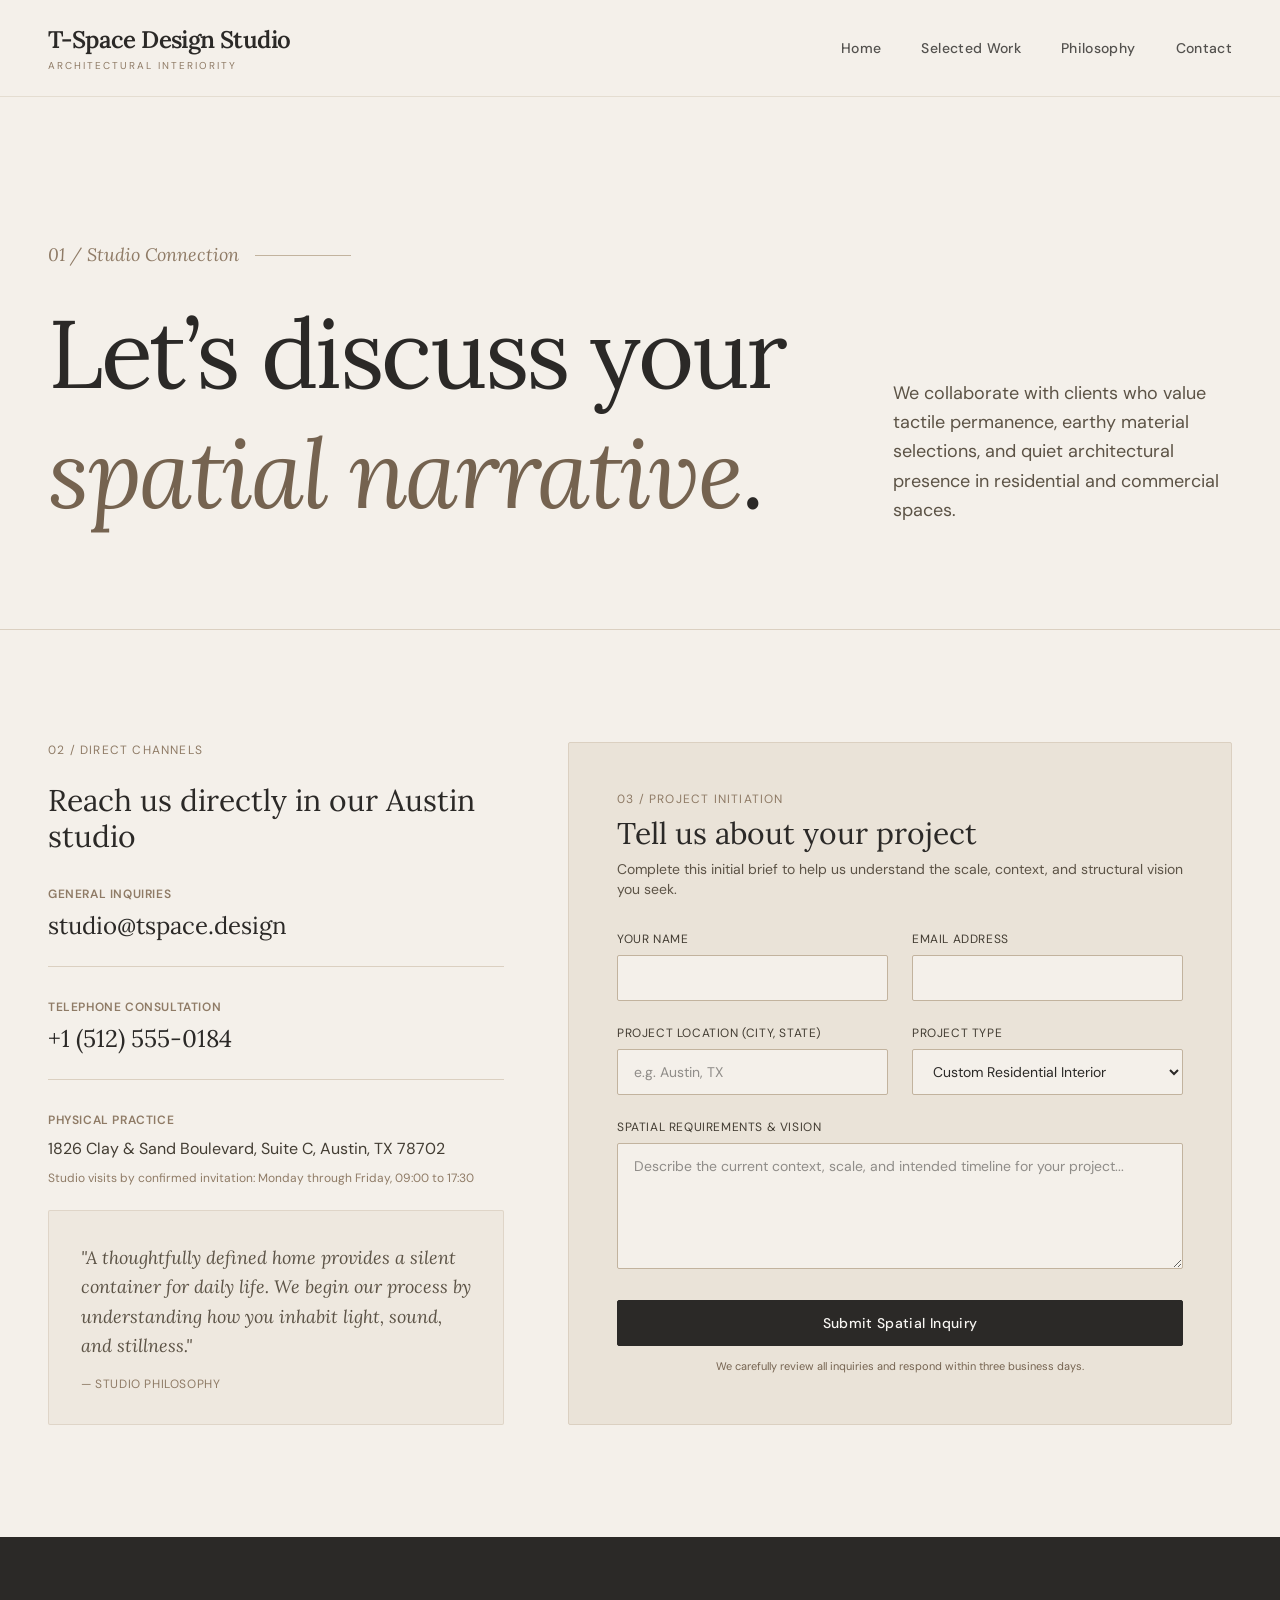
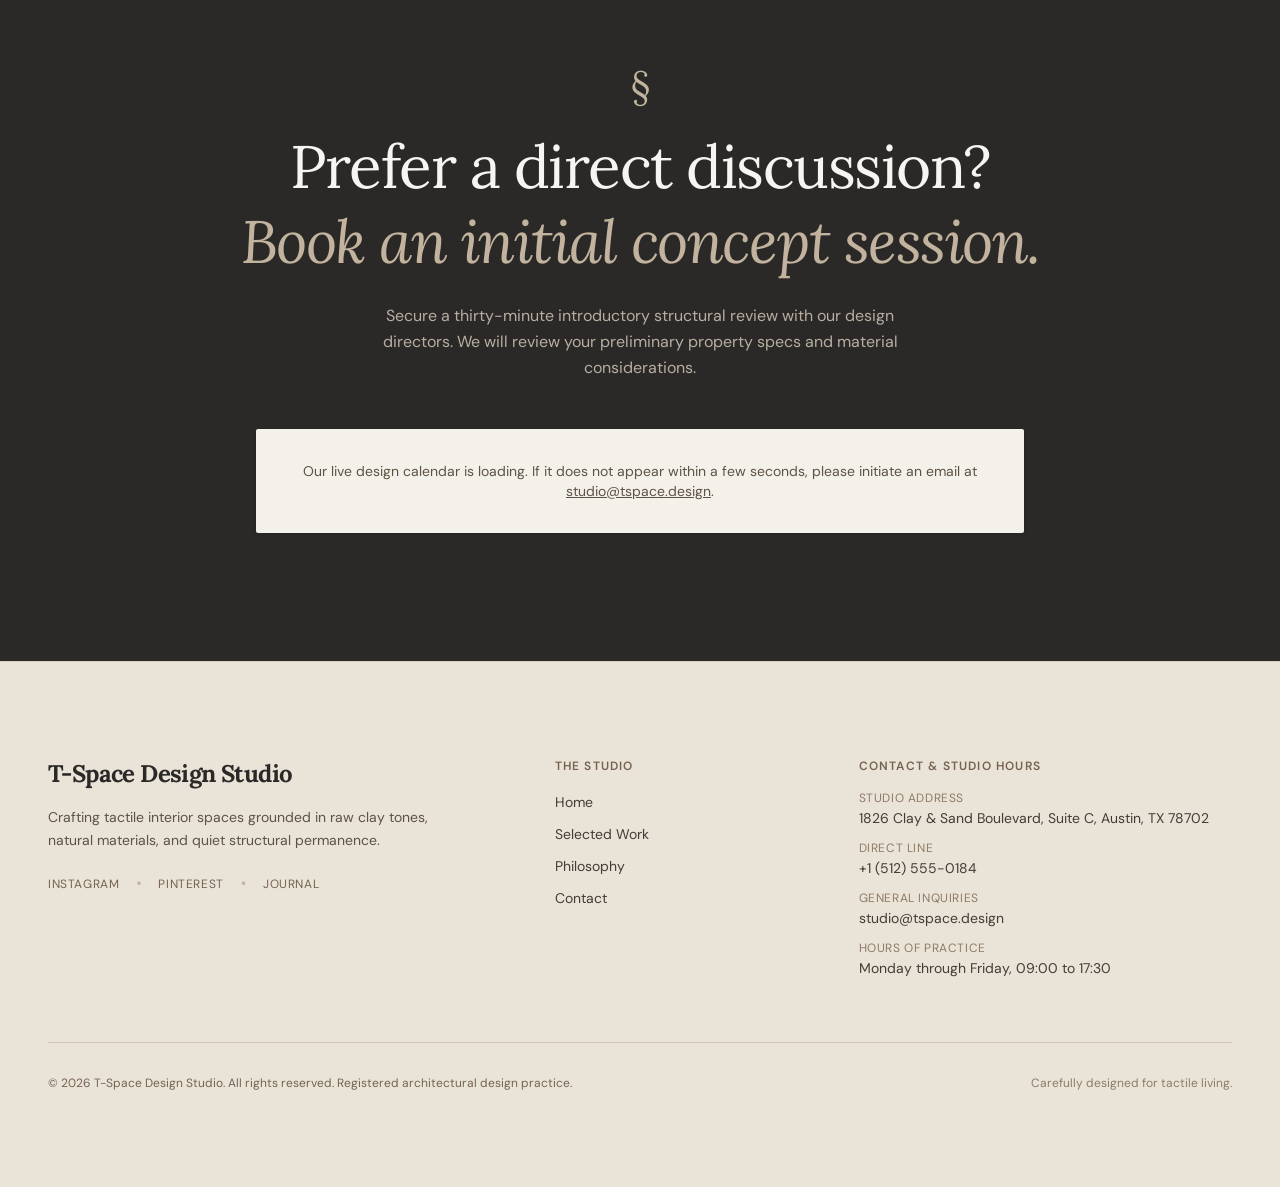
<file: contact.html>
<!DOCTYPE html>
<html lang="en">
<head>
<meta charset="utf-8">
<meta name="viewport" content="width=device-width, initial-scale=1">
<title>Contact the Studio — T-Space Design Studio</title>
<meta name="description" content="Get in touch to discuss new spatial and architectural projects with T-Space Design Studio. Start your custom residential or spatial journey with us.">
<link rel="canonical" href="https://t-space-2e9d.sites.tibly.ai/contact">
<meta property="og:type" content="website">
<meta property="og:url" content="https://t-space-2e9d.sites.tibly.ai/contact">
<meta property="og:site_name" content="T-Space Design Studio">
<meta property="og:title" content="Contact the Studio — T-Space Design Studio">
<meta property="og:description" content="Get in touch to discuss new spatial and architectural projects with T-Space Design Studio. Start your custom residential or spatial journey with us.">
<meta name="twitter:card" content="summary_large_image">
<link rel="icon" href="/favicon.svg" type="image/svg+xml">
<link rel="preconnect" href="https://fonts.googleapis.com">
<link rel="preconnect" href="https://fonts.gstatic.com" crossorigin>
<link href="https://fonts.googleapis.com/css2?family=DM+Sans:ital,opsz,wght@0,9..40,100..1000;1,9..40,100..1000&family=Lora:ital,wght@0,400..700;1,400..700&display=swap" rel="stylesheet">
<link rel="stylesheet" href="/styles.css">
</head>
<body>
<!-- block:header -->
<header class="w-full bg-[#F4F0EA] border-b border-brand-200/60 sticky top-0 z-50">
  <div class="max-w-7xl mx-auto px-6 md:px-12 h-24 flex items-center justify-between">
    <a href="/" class="group flex flex-col gap-0.5">
      <span class="font-display text-xl md:text-2xl font-semibold tracking-tight text-ink" data-tibly-field="business-name">T-Space Design Studio</span>
      <span class="font-body text-[10px] tracking-[0.2em] uppercase text-brand-500 group-hover:text-ink transition-colors duration-300">Architectural Interiority</span>
    </a>
    
    <nav class="hidden md:flex items-center gap-10">
      <a href="/" class="font-body text-sm font-medium tracking-wide text-ink/80 hover:text-ink transition-colors duration-200 relative py-1 after:absolute after:bottom-0 after:left-0 after:w-full after:h-[1px] after:bg-ink after:origin-right after:scale-x-0 hover:after:scale-x-100 hover:after:origin-left after:transition-transform after:duration-300">Home</a>
      <a href="/work" class="font-body text-sm font-medium tracking-wide text-ink/80 hover:text-ink transition-colors duration-200 relative py-1 after:absolute after:bottom-0 after:left-0 after:w-full after:h-[1px] after:bg-ink after:origin-right after:scale-x-0 hover:after:scale-x-100 hover:after:origin-left after:transition-transform after:duration-300">Selected Work</a>
      <a href="/philosophy" class="font-body text-sm font-medium tracking-wide text-ink/80 hover:text-ink transition-colors duration-200 relative py-1 after:absolute after:bottom-0 after:left-0 after:w-full after:h-[1px] after:bg-ink after:origin-right after:scale-x-0 hover:after:scale-x-100 hover:after:origin-left after:transition-transform after:duration-300">Philosophy</a>
      <a href="/contact" class="font-body text-sm font-medium tracking-wide text-ink/80 hover:text-ink transition-colors duration-200 relative py-1 after:absolute after:bottom-0 after:left-0 after:w-full after:h-[1px] after:bg-ink after:origin-right after:scale-x-0 hover:after:scale-x-100 hover:after:origin-left after:transition-transform after:duration-300">Contact</a>
    </nav>

    <!-- Mobile Menu Trigger (Simple styling, acts as link to contact for direct path on mobile) -->
    <a href="/contact" class="md:hidden font-body text-xs font-semibold tracking-wider uppercase border border-brand-900/30 px-4 py-2 hover:bg-brand-900 hover:text-brand-50 transition-colors duration-300 rounded-sm">
      Inquire
    </a>
  </div>
</header>
<!-- /block:header -->
<!-- block:statement-hero -->
<section class="relative bg-[#F4F0EA] pt-24 pb-16 md:pt-36 md:pb-24 border-b border-brand-200" data-block="statement-hero">
  <div class="max-w-7xl mx-auto px-6 md:px-12">
    <div class="grid grid-cols-1 lg:grid-cols-12 gap-8 lg:gap-12 items-end">
      
      <!-- Over-sized Editorial Headline & Number System -->
      <div class="lg:col-span-8">
        <div class="flex items-center gap-4 mb-6">
          <span class="font-display text-lg italic text-brand-500">01 / Studio Connection</span>
          <div class="h-[1px] bg-brand-300 flex-grow max-w-24"></div>
        </div>
        <h1 class="font-display text-5xl md:text-7xl lg:text-8xl font-normal leading-tight tracking-tight text-ink">
          Let’s discuss your <span class="italic text-brand-600">spatial narrative</span>.
        </h1>
      </div>

      <!-- Studio Coordinates Summary -->
      <div class="lg:col-span-4 lg:pl-6 pb-2">
        <p class="font-body text-base md:text-lg leading-relaxed text-brand-700 max-w-sm">
          We collaborate with clients who value tactile permanence, earthy material selections, and quiet architectural presence in residential and commercial spaces.
        </p>
      </div>

    </div>
  </div>
</section>
<!-- /block:statement-hero -->
<!-- block:longform-intro -->
<section class="bg-[#F4F0EA] py-16 md:py-28" data-block="longform-intro">
  <div class="max-w-7xl mx-auto px-6 md:px-12">
    <!-- Asymmetric Grid Split -->
    <div class="grid grid-cols-1 lg:grid-cols-12 gap-12 lg:gap-16">
      
      <!-- Column 1: Direct Channels & Visual Anchor -->
      <div class="lg:col-span-5 flex flex-col justify-between">
        <div>
          <div class="flex items-center gap-3 mb-6">
            <span class="font-body text-xs uppercase tracking-widest text-brand-500">02 / Direct Channels</span>
          </div>
          <h2 class="font-display text-3xl font-normal text-ink mb-8">Reach us directly in our Austin studio</h2>
          
          <div class="space-y-8">
            <div class="border-b border-brand-200 pb-6">
              <h3 class="font-body text-xs font-semibold uppercase tracking-wider text-brand-500 mb-2">General inquiries</h3>
              <a href="mailto:studio@tspace.design" class="font-display text-2xl text-ink hover:text-brand-500 transition-colors duration-300" data-tibly-field="email">studio@tspace.design</a>
            </div>

            <div class="border-b border-brand-200 pb-6">
              <h3 class="font-body text-xs font-semibold uppercase tracking-wider text-brand-500 mb-2">Telephone consultation</h3>
              <a href="tel:+15125550184" class="font-display text-2xl text-ink hover:text-brand-500 transition-colors duration-300" data-tibly-field="phone">+1 (512) 555-0184</a>
            </div>

            <div class="pb-6">
              <h3 class="font-body text-xs font-semibold uppercase tracking-wider text-brand-500 mb-2">Physical practice</h3>
              <p class="font-body text-base text-brand-800 leading-relaxed" data-tibly-field="address">
                1826 Clay & Sand Boulevard, Suite C, Austin, TX 78702
              </p>
              <p class="font-body text-xs text-brand-500 mt-2" data-tibly-field="hours">
                Studio visits by confirmed invitation: Monday through Friday, 09:00 to 17:30
              </p>
            </div>
          </div>
        </div>

        <!-- Tactile Brand Quote / Image Frame -->
        <div class="mt-12 lg:mt-0 p-8 bg-brand-100/60 border border-brand-200/80 rounded-sm">
          <p class="font-display text-lg italic text-brand-700 leading-relaxed">
            "A thoughtfully defined home provides a silent container for daily life. We begin our process by understanding how you inhabit light, sound, and stillness."
          </p>
          <p class="font-body text-xs uppercase tracking-wider text-brand-500 mt-4">— Studio Philosophy</p>
        </div>
      </div>

      <!-- Column 2: The Project Inquiry Form -->
      <div class="lg:col-span-7 bg-brand-100 p-8 md:p-12 border border-brand-200 rounded-sm">
        <div class="mb-8">
          <span class="font-body text-xs uppercase tracking-widest text-brand-500 block mb-2">03 / Project Initiation</span>
          <h2 class="font-display text-3xl text-ink">Tell us about your project</h2>
          <p class="font-body text-sm text-brand-700 mt-2">
            Complete this initial brief to help us understand the scale, context, and structural vision you seek.
          </p>
        </div>

        <form method="POST" action="https://api.tibly.ai/api/public/site-forms" class="space-y-6">
          <input type="hidden" name="_page" value="/contact">
          <input type="text" name="_gotcha" class="hidden" tabindex="-1" autocomplete="off" aria-hidden="true">

          <div class="grid grid-cols-1 md:grid-cols-2 gap-6">
            <div>
              <label for="name" class="block font-body text-xs uppercase tracking-wider text-brand-800 mb-2">Your Name</label>
              <input type="text" id="name" name="name" required class="w-full bg-[#F4F0EA] border border-brand-300 rounded-sm px-4 py-3 font-body text-sm text-ink focus:outline-none focus:border-brand-600 focus:ring-1 focus:ring-brand-600 transition-colors">
            </div>
            <div>
              <label for="email" class="block font-body text-xs uppercase tracking-wider text-brand-800 mb-2">Email Address</label>
              <input type="email" id="email" name="email" required class="w-full bg-[#F4F0EA] border border-brand-300 rounded-sm px-4 py-3 font-body text-sm text-ink focus:outline-none focus:border-brand-600 focus:ring-1 focus:ring-brand-600 transition-colors">
            </div>
          </div>

          <div class="grid grid-cols-1 md:grid-cols-2 gap-6">
            <div>
              <label for="location" class="block font-body text-xs uppercase tracking-wider text-brand-800 mb-2">Project Location (City, State)</label>
              <input type="text" id="location" name="location" placeholder="e.g. Austin, TX" class="w-full bg-[#F4F0EA] border border-brand-300 rounded-sm px-4 py-3 font-body text-sm text-ink focus:outline-none focus:border-brand-600 focus:ring-1 focus:ring-brand-600 transition-colors">
            </div>
            <div>
              <label for="scope" class="block font-body text-xs uppercase tracking-wider text-brand-800 mb-2">Project Type</label>
              <select id="scope" name="scope" class="w-full bg-[#F4F0EA] border border-brand-300 rounded-sm px-4 py-3 font-body text-sm text-ink focus:outline-none focus:border-brand-600 focus:ring-1 focus:ring-brand-600 transition-colors">
                <option value="residential">Custom Residential Interior</option>
                <option value="commercial">Commercial / Retail Space</option>
                <option value="furniture">Furniture & Spatial Styling</option>
                <option value="consultation">Architectural Advisory</option>
              </select>
            </div>
          </div>

          <div>
            <label for="message" class="block font-body text-xs uppercase tracking-wider text-brand-800 mb-2">Spatial Requirements & Vision</label>
            <textarea id="message" name="message" rows="5" required placeholder="Describe the current context, scale, and intended timeline for your project..." class="w-full bg-[#F4F0EA] border border-brand-300 rounded-sm px-4 py-3 font-body text-sm text-ink focus:outline-none focus:border-brand-600 focus:ring-1 focus:ring-brand-600 transition-colors"></textarea>
          </div>

          <div>
            <button type="submit" class="btn w-full justify-center">
              Submit Spatial Inquiry
            </button>
            <p class="font-body text-[11px] text-brand-600 text-center mt-3">
              We carefully review all inquiries and respond within three business days.
            </p>
          </div>
        </form>
      </div>

    </div>
  </div>
</section>
<!-- /block:longform-intro -->
<!-- block:editorial-cta -->
<section class="bg-brand-900 text-brand-50 py-20 md:py-32" data-block="editorial-cta">
  <div class="max-w-5xl mx-auto px-6 text-center">
    
    <!-- Decorative Center Accent -->
    <span class="font-display text-4xl text-brand-300 block mb-6">§</span>
    
    <h2 class="font-display text-4xl md:text-6xl font-light tracking-tight leading-tight max-w-4xl mx-auto">
      Prefer a direct discussion? <br>
      <span class="italic text-brand-300">Book an initial concept session.</span>
    </h2>
    
    <p class="font-body text-sm md:text-base text-brand-200/80 max-w-xl mx-auto mt-6 leading-relaxed">
      Secure a thirty-minute introductory structural review with our design directors. We will review your preliminary property specs and material considerations.
    </p>

    <!-- Tibly Live Booking Integration -->
    <div class="mt-12 max-w-3xl mx-auto bg-[#F4F0EA] text-ink p-6 md:p-8 rounded-sm shadow-sm">
      <div data-tibly-booking>
        <p class="font-body text-sm text-brand-700">
          Our live design calendar is loading. If it does not appear within a few seconds, please initiate an email at <a href="mailto:studio@tspace.design" class="underline hover:text-ink transition-colors" data-tibly-field="email">studio@tspace.design</a>.
        </p>
      </div>
    </div>

  </div>
</section>
<!-- /block:editorial-cta -->
<!-- block:footer -->
<footer class="w-full bg-[#EAE3D8] border-t border-brand-200 text-ink">
  <div class="max-w-7xl mx-auto px-6 md:px-12 py-16 md:py-24">
    <div class="grid grid-cols-1 lg:grid-cols-12 gap-12 lg:gap-8 pb-16 border-b border-brand-300/60">
      
      <!-- Brand & Narrative -->
      <div class="lg:col-span-5 flex flex-col space-y-6">
        <div>
          <span class="font-display text-2xl font-bold tracking-tight text-ink" data-tibly-field="business-name">T-Space Design Studio</span>
          <p class="mt-4 font-body text-sm leading-relaxed text-brand-700 max-w-sm">
            Crafting tactile interior spaces grounded in raw clay tones, natural materials, and quiet structural permanence.
          </p>
        </div>
        <div data-tibly-field="links" class="flex items-center space-x-4">
          <a href="#" class="font-body text-xs tracking-wider uppercase text-brand-600 hover:text-ink transition-colors">Instagram</a>
          <span class="text-brand-300 text-xs">•</span>
          <a href="#" class="font-body text-xs tracking-wider uppercase text-brand-600 hover:text-ink transition-colors">Pinterest</a>
          <span class="text-brand-300 text-xs">•</span>
          <a href="#" class="font-body text-xs tracking-wider uppercase text-brand-600 hover:text-ink transition-colors">Journal</a>
        </div>
      </div>

      <!-- Footer Navigation Links -->
      <div class="lg:col-span-3 flex flex-col space-y-4">
        <h4 class="font-body text-xs font-semibold uppercase tracking-widest text-brand-600">The Studio</h4>
        <ul class="space-y-2">
          <li><a href="/" class="font-body text-sm text-brand-800 hover:text-ink transition-colors">Home</a></li>
          <li><a href="/work" class="font-body text-sm text-brand-800 hover:text-ink transition-colors">Selected Work</a></li>
          <li><a href="/philosophy" class="font-body text-sm text-brand-800 hover:text-ink transition-colors">Philosophy</a></li>
          <li><a href="/contact" class="font-body text-sm text-brand-800 hover:text-ink transition-colors">Contact</a></li>
        </ul>
      </div>

      <!-- Contact Details -->
      <div class="lg:col-span-4 flex flex-col space-y-4">
        <h4 class="font-body text-xs font-semibold uppercase tracking-widest text-brand-600">Contact & Studio Hours</h4>
        <div class="space-y-3 font-body text-sm text-brand-800">
          <p class="flex flex-col">
            <span class="text-xs text-brand-500 uppercase tracking-wider mb-0.5">Studio Address</span>
            <span data-tibly-field="address">1826 Clay & Sand Boulevard, Suite C, Austin, TX 78702</span>
          </p>
          <p class="flex flex-col">
            <span class="text-xs text-brand-500 uppercase tracking-wider mb-0.5">Direct Line</span>
            <a href="tel:+15125550184" class="hover:text-ink transition-colors" data-tibly-field="phone">+1 (512) 555-0184</a>
          </p>
          <p class="flex flex-col">
            <span class="text-xs text-brand-500 uppercase tracking-wider mb-0.5">General Inquiries</span>
            <a href="mailto:studio@tspace.design" class="hover:text-ink transition-colors" data-tibly-field="email">studio@tspace.design</a>
          </p>
          <p class="flex flex-col">
            <span class="text-xs text-brand-500 uppercase tracking-wider mb-0.5">Hours of Practice</span>
            <span data-tibly-field="hours">Monday through Friday, 09:00 to 17:30</span>
          </p>
        </div>
      </div>

    </div>

    <!-- Copyright and Credentials -->
    <div class="pt-8 flex flex-col md:flex-row items-center justify-between gap-4">
      <p class="font-body text-xs text-brand-600">
        &copy; 2026 T-Space Design Studio. All rights reserved. Registered architectural design practice.
      </p>
      <p class="font-body text-xs text-brand-500">
        Carefully designed for tactile living.
      </p>
    </div>
  </div>
</footer>
<!-- /block:footer -->
  <script async src="https://api.tibly.ai/widget/v1.js"></script>
</body>
</html>
</file>
<file: styles.css>
/*! tailwindcss v4.3.2 | MIT License | https://tailwindcss.com */
@layer properties{@supports (((-webkit-hyphens:none)) and (not (margin-trim:inline))) or ((-moz-orient:inline) and (not (color:rgb(from red r g b)))){*,:before,:after,::backdrop{--tw-rotate-x:initial;--tw-rotate-y:initial;--tw-rotate-z:initial;--tw-skew-x:initial;--tw-skew-y:initial;--tw-space-y-reverse:0;--tw-space-x-reverse:0;--tw-border-style:solid;--tw-leading:initial;--tw-font-weight:initial;--tw-tracking:initial;--tw-shadow:0 0 #0000;--tw-shadow-color:initial;--tw-shadow-alpha:100%;--tw-inset-shadow:0 0 #0000;--tw-inset-shadow-color:initial;--tw-inset-shadow-alpha:100%;--tw-ring-color:initial;--tw-ring-shadow:0 0 #0000;--tw-inset-ring-color:initial;--tw-inset-ring-shadow:0 0 #0000;--tw-ring-inset:initial;--tw-ring-offset-width:0px;--tw-ring-offset-color:#fff;--tw-ring-offset-shadow:0 0 #0000;--tw-blur:initial;--tw-brightness:initial;--tw-contrast:initial;--tw-grayscale:initial;--tw-hue-rotate:initial;--tw-invert:initial;--tw-opacity:initial;--tw-saturate:initial;--tw-sepia:initial;--tw-drop-shadow:initial;--tw-drop-shadow-color:initial;--tw-drop-shadow-alpha:100%;--tw-drop-shadow-size:initial;--tw-duration:initial;--tw-translate-x:0;--tw-translate-y:0;--tw-translate-z:0;--tw-scale-x:1;--tw-scale-y:1;--tw-scale-z:1;--tw-content:""}}}@layer theme{:root,:host{--font-sans:ui-sans-serif, system-ui, sans-serif, "Apple Color Emoji", "Segoe UI Emoji", "Segoe UI Symbol", "Noto Color Emoji";--font-mono:ui-monospace, SFMono-Regular, Menlo, Monaco, Consolas, "Liberation Mono", "Courier New", monospace;--spacing:.25rem;--container-xs:20rem;--container-sm:24rem;--container-md:28rem;--container-xl:36rem;--container-2xl:42rem;--container-3xl:48rem;--container-4xl:56rem;--container-5xl:64rem;--container-7xl:80rem;--text-xs:.75rem;--text-xs--line-height:calc(1 / .75);--text-sm:.875rem;--text-sm--line-height:calc(1.25 / .875);--text-base:1rem;--text-base--line-height:calc(1.5 / 1);--text-lg:1.125rem;--text-lg--line-height:calc(1.75 / 1.125);--text-xl:1.25rem;--text-xl--line-height:calc(1.75 / 1.25);--text-2xl:1.5rem;--text-2xl--line-height:calc(2 / 1.5);--text-3xl:1.875rem;--text-3xl--line-height:calc(2.25 / 1.875);--text-4xl:2.25rem;--text-4xl--line-height:calc(2.5 / 2.25);--text-5xl:3rem;--text-5xl--line-height:1;--text-6xl:3.75rem;--text-6xl--line-height:1;--text-7xl:4.5rem;--text-7xl--line-height:1;--text-8xl:6rem;--text-8xl--line-height:1;--text-9xl:8rem;--text-9xl--line-height:1;--font-weight-light:300;--font-weight-normal:400;--font-weight-medium:500;--font-weight-semibold:600;--font-weight-bold:700;--tracking-tight:-.025em;--tracking-wide:.025em;--tracking-wider:.05em;--tracking-widest:.1em;--leading-tight:1.25;--leading-snug:1.375;--leading-relaxed:1.625;--radius-sm:2px;--default-transition-duration:.15s;--default-transition-timing-function:cubic-bezier(.4, 0, .2, 1);--default-font-family:var(--font-sans);--default-mono-font-family:var(--font-mono);--color-ink:#2b2927;--color-brand-50:#f7f5f2;--color-brand-100:#eae3d8;--color-brand-200:#dbd0c1;--color-brand-300:#c2b39e;--color-brand-400:#a8957c;--color-brand-500:#8f7b66;--color-brand-600:#756350;--color-brand-700:#5c5346;--color-brand-800:#433d33;--color-brand-900:#2b2927;--font-display:"Lora", Georgia, serif;--font-body:"DM Sans", system-ui, sans-serif}}@layer base{*,:after,:before,::backdrop{box-sizing:border-box;border:0 solid;margin:0;padding:0}::file-selector-button{box-sizing:border-box;border:0 solid;margin:0;padding:0}html,:host{-webkit-text-size-adjust:100%;tab-size:4;line-height:1.5;font-family:var(--default-font-family,ui-sans-serif, system-ui, sans-serif, "Apple Color Emoji", "Segoe UI Emoji", "Segoe UI Symbol", "Noto Color Emoji");font-feature-settings:var(--default-font-feature-settings,normal);font-variation-settings:var(--default-font-variation-settings,normal);-webkit-tap-highlight-color:transparent}hr{height:0;color:inherit;border-top-width:1px}abbr:where([title]){-webkit-text-decoration:underline dotted;text-decoration:underline dotted}h1,h2,h3,h4,h5,h6{font-size:inherit;font-weight:inherit}a{color:inherit;-webkit-text-decoration:inherit;-webkit-text-decoration:inherit;-webkit-text-decoration:inherit;text-decoration:inherit}b,strong{font-weight:bolder}code,kbd,samp,pre{font-family:var(--default-mono-font-family,ui-monospace, SFMono-Regular, Menlo, Monaco, Consolas, "Liberation Mono", "Courier New", monospace);font-feature-settings:var(--default-mono-font-feature-settings,normal);font-variation-settings:var(--default-mono-font-variation-settings,normal);font-size:1em}small{font-size:80%}sub,sup{vertical-align:baseline;font-size:75%;line-height:0;position:relative}sub{bottom:-.25em}sup{top:-.5em}table{text-indent:0;border-color:inherit;border-collapse:collapse}:-moz-focusring{outline:auto}progress{vertical-align:baseline}summary{display:list-item}ol,ul,menu{list-style:none}img,svg,video,canvas,audio,iframe,embed,object{vertical-align:middle;display:block}img,video{max-width:100%;height:auto}button,input,select,optgroup,textarea{font:inherit;font-feature-settings:inherit;font-variation-settings:inherit;letter-spacing:inherit;color:inherit;opacity:1;background-color:#0000;border-radius:0}::file-selector-button{font:inherit;font-feature-settings:inherit;font-variation-settings:inherit;letter-spacing:inherit;color:inherit;opacity:1;background-color:#0000;border-radius:0}:where(select:is([multiple],[size])) optgroup{font-weight:bolder}:where(select:is([multiple],[size])) optgroup option{padding-inline-start:20px}::file-selector-button{margin-inline-end:4px}::placeholder{opacity:1}@supports (not ((-webkit-appearance:-apple-pay-button))) or (contain-intrinsic-size:1px){::placeholder{color:currentColor}@supports (color:color-mix(in lab, red, red)){::placeholder{color:color-mix(in oklab, currentcolor 50%, transparent)}}}textarea{resize:vertical}::-webkit-search-decoration{-webkit-appearance:none}::-webkit-date-and-time-value{min-height:1lh;text-align:inherit}::-webkit-datetime-edit{display:inline-flex}::-webkit-datetime-edit-fields-wrapper{padding:0}::-webkit-datetime-edit{padding-block:0}::-webkit-datetime-edit-year-field{padding-block:0}::-webkit-datetime-edit-month-field{padding-block:0}::-webkit-datetime-edit-day-field{padding-block:0}::-webkit-datetime-edit-hour-field{padding-block:0}::-webkit-datetime-edit-minute-field{padding-block:0}::-webkit-datetime-edit-second-field{padding-block:0}::-webkit-datetime-edit-millisecond-field{padding-block:0}::-webkit-datetime-edit-meridiem-field{padding-block:0}::-webkit-calendar-picker-indicator{line-height:1}:-moz-ui-invalid{box-shadow:none}button,input:where([type=button],[type=reset],[type=submit]){appearance:button}::file-selector-button{appearance:button}::-webkit-inner-spin-button{height:auto}::-webkit-outer-spin-button{height:auto}[hidden]:where(:not([hidden=until-found])){display:none!important}}@layer components{.btn{border-radius:var(--radius-sm);border-style:var(--tw-border-style);border-width:1px;border-color:var(--color-brand-900);background-color:var(--color-brand-900);padding-inline:calc(var(--spacing) * 6);padding-block:calc(var(--spacing) * 3);font-family:var(--font-body);font-size:var(--text-sm);line-height:var(--tw-leading,var(--text-sm--line-height));--tw-font-weight:var(--font-weight-medium);font-weight:var(--font-weight-medium);--tw-tracking:var(--tracking-wide);letter-spacing:var(--tracking-wide);color:var(--color-brand-50);transition-property:all;transition-timing-function:var(--tw-ease,var(--default-transition-timing-function));transition-duration:var(--tw-duration,var(--default-transition-duration));--tw-duration:.3s;justify-content:center;align-items:center;transition-duration:.3s;display:inline-flex}@media (hover:hover){.btn:hover{border-color:var(--color-brand-700);background-color:var(--color-brand-700)}}.btn:focus{--tw-ring-shadow:var(--tw-ring-inset,) 0 0 0 calc(2px + var(--tw-ring-offset-width)) var(--tw-ring-color,currentcolor);box-shadow:var(--tw-inset-shadow), var(--tw-inset-ring-shadow), var(--tw-ring-offset-shadow), var(--tw-ring-shadow), var(--tw-shadow);--tw-ring-color:var(--color-brand-500);--tw-ring-offset-width:2px;--tw-ring-offset-shadow:var(--tw-ring-inset,) 0 0 0 var(--tw-ring-offset-width) var(--tw-ring-offset-color);--tw-outline-style:none;outline-style:none}.btn-secondary{border-radius:var(--radius-sm);border-style:var(--tw-border-style);border-width:1px;border-color:var(--color-brand-900);padding-inline:calc(var(--spacing) * 6);padding-block:calc(var(--spacing) * 3);font-family:var(--font-body);font-size:var(--text-sm);line-height:var(--tw-leading,var(--text-sm--line-height));--tw-font-weight:var(--font-weight-medium);font-weight:var(--font-weight-medium);--tw-tracking:var(--tracking-wide);letter-spacing:var(--tracking-wide);color:var(--color-brand-900);transition-property:all;transition-timing-function:var(--tw-ease,var(--default-transition-timing-function));transition-duration:var(--tw-duration,var(--default-transition-duration));--tw-duration:.3s;justify-content:center;align-items:center;transition-duration:.3s;display:inline-flex}@media (hover:hover){.btn-secondary:hover{background-color:var(--color-brand-900);color:var(--color-brand-50)}}.btn-secondary:focus{--tw-ring-shadow:var(--tw-ring-inset,) 0 0 0 calc(2px + var(--tw-ring-offset-width)) var(--tw-ring-color,currentcolor);box-shadow:var(--tw-inset-shadow), var(--tw-inset-ring-shadow), var(--tw-ring-offset-shadow), var(--tw-ring-shadow), var(--tw-shadow);--tw-ring-color:var(--color-brand-500);--tw-ring-offset-width:2px;--tw-ring-offset-shadow:var(--tw-ring-inset,) 0 0 0 var(--tw-ring-offset-width) var(--tw-ring-offset-color);--tw-outline-style:none;outline-style:none}.card{border-radius:var(--radius-sm);border-style:var(--tw-border-style);border-width:1px;border-color:var(--color-brand-200);background-color:#eae3d880}@supports (color:color-mix(in lab, red, red)){.card{background-color:color-mix(in oklab, var(--color-brand-100) 50%, transparent)}}.card{padding:calc(var(--spacing) * 8);transition-property:all;transition-timing-function:var(--tw-ease,var(--default-transition-timing-function));transition-duration:var(--tw-duration,var(--default-transition-duration));--tw-duration:.3s;transition-duration:.3s}@media (hover:hover){.card:hover{border-color:var(--color-brand-300)}}}@layer utilities{.absolute{position:absolute}.relative{position:relative}.sticky{position:sticky}.-top-10{top:calc(var(--spacing) * -10)}.top-0{top:0}.-bottom-6{bottom:calc(var(--spacing) * -6)}.-left-4{left:calc(var(--spacing) * -4)}.-left-6{left:calc(var(--spacing) * -6)}.z-0{z-index:0}.z-10{z-index:10}.z-50{z-index:50}.order-1{order:1}.order-2{order:2}.container{width:100%}@media (min-width:40rem){.container{max-width:40rem}}@media (min-width:48rem){.container{max-width:48rem}}@media (min-width:64rem){.container{max-width:64rem}}@media (min-width:80rem){.container{max-width:80rem}}@media (min-width:96rem){.container{max-width:96rem}}.mx-auto{margin-inline:auto}.mt-2{margin-top:calc(var(--spacing) * 2)}.mt-3{margin-top:calc(var(--spacing) * 3)}.mt-4{margin-top:calc(var(--spacing) * 4)}.mt-6{margin-top:calc(var(--spacing) * 6)}.mt-8{margin-top:calc(var(--spacing) * 8)}.mt-10{margin-top:calc(var(--spacing) * 10)}.mt-12{margin-top:calc(var(--spacing) * 12)}.mt-16{margin-top:calc(var(--spacing) * 16)}.mt-20{margin-top:calc(var(--spacing) * 20)}.mb-0\.5{margin-bottom:calc(var(--spacing) * .5)}.mb-1{margin-bottom:var(--spacing)}.mb-2{margin-bottom:calc(var(--spacing) * 2)}.mb-4{margin-bottom:calc(var(--spacing) * 4)}.mb-6{margin-bottom:calc(var(--spacing) * 6)}.mb-8{margin-bottom:calc(var(--spacing) * 8)}.mb-10{margin-bottom:calc(var(--spacing) * 10)}.mb-12{margin-bottom:calc(var(--spacing) * 12)}.mb-16{margin-bottom:calc(var(--spacing) * 16)}.mb-20{margin-bottom:calc(var(--spacing) * 20)}.mb-24{margin-bottom:calc(var(--spacing) * 24)}.block{display:block}.flex{display:flex}.grid{display:grid}.hidden{display:none}.inline-flex{display:inline-flex}.table{display:table}.aspect-\[3\/2\]{aspect-ratio:3/2}.aspect-\[3\/4\]{aspect-ratio:3/4}.aspect-\[4\/3\]{aspect-ratio:4/3}.aspect-\[4\/5\]{aspect-ratio:4/5}.aspect-\[16\/9\]{aspect-ratio:16/9}.aspect-\[16\/10\]{aspect-ratio:16/10}.h-24{height:calc(var(--spacing) * 24)}.h-\[1px\]{height:1px}.h-full{height:100%}.h-px{height:1px}.w-8{width:calc(var(--spacing) * 8)}.w-12{width:calc(var(--spacing) * 12)}.w-full{width:100%}.max-w-2xl{max-width:var(--container-2xl)}.max-w-3xl{max-width:var(--container-3xl)}.max-w-4xl{max-width:var(--container-4xl)}.max-w-5xl{max-width:var(--container-5xl)}.max-w-7xl{max-width:var(--container-7xl)}.max-w-24{max-width:calc(var(--spacing) * 24)}.max-w-\[240px\]{max-width:240px}.max-w-md{max-width:var(--container-md)}.max-w-prose{max-width:65ch}.max-w-sm{max-width:var(--container-sm)}.max-w-xl{max-width:var(--container-xl)}.max-w-xs{max-width:var(--container-xs)}.flex-grow{flex-grow:1}.transform{transform:var(--tw-rotate-x,) var(--tw-rotate-y,) var(--tw-rotate-z,) var(--tw-skew-x,) var(--tw-skew-y,)}.grid-cols-1{grid-template-columns:repeat(1,minmax(0,1fr))}.grid-cols-2{grid-template-columns:repeat(2,minmax(0,1fr))}.flex-col{flex-direction:column}.flex-wrap{flex-wrap:wrap}.items-baseline{align-items:baseline}.items-center{align-items:center}.items-end{align-items:flex-end}.items-start{align-items:flex-start}.justify-between{justify-content:space-between}.justify-center{justify-content:center}.gap-0\.5{gap:calc(var(--spacing) * .5)}.gap-2{gap:calc(var(--spacing) * 2)}.gap-3{gap:calc(var(--spacing) * 3)}.gap-4{gap:calc(var(--spacing) * 4)}.gap-6{gap:calc(var(--spacing) * 6)}.gap-8{gap:calc(var(--spacing) * 8)}.gap-10{gap:calc(var(--spacing) * 10)}.gap-12{gap:calc(var(--spacing) * 12)}:where(.space-y-2>:not(:last-child)){--tw-space-y-reverse:0;margin-block-start:calc(calc(var(--spacing) * 2) * var(--tw-space-y-reverse));margin-block-end:calc(calc(var(--spacing) * 2) * calc(1 - var(--tw-space-y-reverse)))}:where(.space-y-3>:not(:last-child)){--tw-space-y-reverse:0;margin-block-start:calc(calc(var(--spacing) * 3) * var(--tw-space-y-reverse));margin-block-end:calc(calc(var(--spacing) * 3) * calc(1 - var(--tw-space-y-reverse)))}:where(.space-y-4>:not(:last-child)){--tw-space-y-reverse:0;margin-block-start:calc(calc(var(--spacing) * 4) * var(--tw-space-y-reverse));margin-block-end:calc(calc(var(--spacing) * 4) * calc(1 - var(--tw-space-y-reverse)))}:where(.space-y-6>:not(:last-child)){--tw-space-y-reverse:0;margin-block-start:calc(calc(var(--spacing) * 6) * var(--tw-space-y-reverse));margin-block-end:calc(calc(var(--spacing) * 6) * calc(1 - var(--tw-space-y-reverse)))}:where(.space-y-8>:not(:last-child)){--tw-space-y-reverse:0;margin-block-start:calc(calc(var(--spacing) * 8) * var(--tw-space-y-reverse));margin-block-end:calc(calc(var(--spacing) * 8) * calc(1 - var(--tw-space-y-reverse)))}:where(.space-y-24>:not(:last-child)){--tw-space-y-reverse:0;margin-block-start:calc(calc(var(--spacing) * 24) * var(--tw-space-y-reverse));margin-block-end:calc(calc(var(--spacing) * 24) * calc(1 - var(--tw-space-y-reverse)))}:where(.space-x-4>:not(:last-child)){--tw-space-x-reverse:0;margin-inline-start:calc(calc(var(--spacing) * 4) * var(--tw-space-x-reverse));margin-inline-end:calc(calc(var(--spacing) * 4) * calc(1 - var(--tw-space-x-reverse)))}.overflow-hidden{overflow:hidden}.rounded-sm{border-radius:var(--radius-sm)}.border{border-style:var(--tw-border-style);border-width:1px}.border-y{border-block-style:var(--tw-border-style);border-block-width:1px}.border-t{border-top-style:var(--tw-border-style);border-top-width:1px}.border-b{border-bottom-style:var(--tw-border-style);border-bottom-width:1px}.border-brand-200{border-color:var(--color-brand-200)}.border-brand-200\/60{border-color:#dbd0c199}@supports (color:color-mix(in lab, red, red)){.border-brand-200\/60{border-color:color-mix(in oklab, var(--color-brand-200) 60%, transparent)}}.border-brand-200\/80{border-color:#dbd0c1cc}@supports (color:color-mix(in lab, red, red)){.border-brand-200\/80{border-color:color-mix(in oklab, var(--color-brand-200) 80%, transparent)}}.border-brand-300{border-color:var(--color-brand-300)}.border-brand-300\/60{border-color:#c2b39e99}@supports (color:color-mix(in lab, red, red)){.border-brand-300\/60{border-color:color-mix(in oklab, var(--color-brand-300) 60%, transparent)}}.border-brand-900\/30{border-color:#2b29274d}@supports (color:color-mix(in lab, red, red)){.border-brand-900\/30{border-color:color-mix(in oklab, var(--color-brand-900) 30%, transparent)}}.bg-\[\#EAE3D8\]{background-color:#eae3d8}.bg-\[\#F4F0EA\]{background-color:#f4f0ea}.bg-brand-50{background-color:var(--color-brand-50)}.bg-brand-100{background-color:var(--color-brand-100)}.bg-brand-100\/50{background-color:#eae3d880}@supports (color:color-mix(in lab, red, red)){.bg-brand-100\/50{background-color:color-mix(in oklab, var(--color-brand-100) 50%, transparent)}}.bg-brand-100\/60{background-color:#eae3d899}@supports (color:color-mix(in lab, red, red)){.bg-brand-100\/60{background-color:color-mix(in oklab, var(--color-brand-100) 60%, transparent)}}.bg-brand-200{background-color:var(--color-brand-200)}.bg-brand-300{background-color:var(--color-brand-300)}.bg-brand-400{background-color:var(--color-brand-400)}.bg-brand-500{background-color:var(--color-brand-500)}.bg-brand-700{background-color:var(--color-brand-700)}.bg-brand-900{background-color:var(--color-brand-900)}.object-cover{object-fit:cover}.p-4{padding:calc(var(--spacing) * 4)}.p-6{padding:calc(var(--spacing) * 6)}.p-8{padding:calc(var(--spacing) * 8)}.px-4{padding-inline:calc(var(--spacing) * 4)}.px-6{padding-inline:calc(var(--spacing) * 6)}.py-1{padding-block:var(--spacing)}.py-2{padding-block:calc(var(--spacing) * 2)}.py-3{padding-block:calc(var(--spacing) * 3)}.py-12{padding-block:calc(var(--spacing) * 12)}.py-16{padding-block:calc(var(--spacing) * 16)}.py-20{padding-block:calc(var(--spacing) * 20)}.py-24{padding-block:calc(var(--spacing) * 24)}.pt-4{padding-top:calc(var(--spacing) * 4)}.pt-8{padding-top:calc(var(--spacing) * 8)}.pt-20{padding-top:calc(var(--spacing) * 20)}.pt-24{padding-top:calc(var(--spacing) * 24)}.pb-2{padding-bottom:calc(var(--spacing) * 2)}.pb-6{padding-bottom:calc(var(--spacing) * 6)}.pb-16{padding-bottom:calc(var(--spacing) * 16)}.pb-20{padding-bottom:calc(var(--spacing) * 20)}.pb-24{padding-bottom:calc(var(--spacing) * 24)}.text-center{text-align:center}.font-body{font-family:var(--font-body)}.font-display{font-family:var(--font-display)}.text-2xl{font-size:var(--text-2xl);line-height:var(--tw-leading,var(--text-2xl--line-height))}.text-3xl{font-size:var(--text-3xl);line-height:var(--tw-leading,var(--text-3xl--line-height))}.text-4xl{font-size:var(--text-4xl);line-height:var(--tw-leading,var(--text-4xl--line-height))}.text-5xl{font-size:var(--text-5xl);line-height:var(--tw-leading,var(--text-5xl--line-height))}.text-8xl{font-size:var(--text-8xl);line-height:var(--tw-leading,var(--text-8xl--line-height))}.text-base{font-size:var(--text-base);line-height:var(--tw-leading,var(--text-base--line-height))}.text-lg{font-size:var(--text-lg);line-height:var(--tw-leading,var(--text-lg--line-height))}.text-sm{font-size:var(--text-sm);line-height:var(--tw-leading,var(--text-sm--line-height))}.text-xl{font-size:var(--text-xl);line-height:var(--tw-leading,var(--text-xl--line-height))}.text-xs{font-size:var(--text-xs);line-height:var(--tw-leading,var(--text-xs--line-height))}.text-\[10px\]{font-size:10px}.text-\[11px\]{font-size:11px}.leading-\[1\.1\]{--tw-leading:1.1;line-height:1.1}.leading-\[1\.05\]{--tw-leading:1.05;line-height:1.05}.leading-\[1\.15\]{--tw-leading:1.15;line-height:1.15}.leading-relaxed{--tw-leading:var(--leading-relaxed);line-height:var(--leading-relaxed)}.leading-snug{--tw-leading:var(--leading-snug);line-height:var(--leading-snug)}.leading-tight{--tw-leading:var(--leading-tight);line-height:var(--leading-tight)}.font-bold{--tw-font-weight:var(--font-weight-bold);font-weight:var(--font-weight-bold)}.font-light{--tw-font-weight:var(--font-weight-light);font-weight:var(--font-weight-light)}.font-medium{--tw-font-weight:var(--font-weight-medium);font-weight:var(--font-weight-medium)}.font-normal{--tw-font-weight:var(--font-weight-normal);font-weight:var(--font-weight-normal)}.font-semibold{--tw-font-weight:var(--font-weight-semibold);font-weight:var(--font-weight-semibold)}.tracking-\[0\.2em\]{--tw-tracking:.2em;letter-spacing:.2em}.tracking-\[0\.25em\]{--tw-tracking:.25em;letter-spacing:.25em}.tracking-tight{--tw-tracking:var(--tracking-tight);letter-spacing:var(--tracking-tight)}.tracking-wide{--tw-tracking:var(--tracking-wide);letter-spacing:var(--tracking-wide)}.tracking-wider{--tw-tracking:var(--tracking-wider);letter-spacing:var(--tracking-wider)}.tracking-widest{--tw-tracking:var(--tracking-widest);letter-spacing:var(--tracking-widest)}.text-brand-50{color:var(--color-brand-50)}.text-brand-100{color:var(--color-brand-100)}.text-brand-200\/80{color:#dbd0c1cc}@supports (color:color-mix(in lab, red, red)){.text-brand-200\/80{color:color-mix(in oklab, var(--color-brand-200) 80%, transparent)}}.text-brand-300{color:var(--color-brand-300)}.text-brand-500{color:var(--color-brand-500)}.text-brand-600{color:var(--color-brand-600)}.text-brand-700{color:var(--color-brand-700)}.text-brand-800{color:var(--color-brand-800)}.text-ink{color:var(--color-ink)}.text-ink\/80{color:#2b2927cc}@supports (color:color-mix(in lab, red, red)){.text-ink\/80{color:color-mix(in oklab, var(--color-ink) 80%, transparent)}}.uppercase{text-transform:uppercase}.italic{font-style:italic}.not-italic{font-style:normal}.underline{text-decoration-line:underline}.opacity-90{opacity:.9}.shadow,.shadow-sm{--tw-shadow:0 1px 3px 0 var(--tw-shadow-color,#0000001a), 0 1px 2px -1px var(--tw-shadow-color,#0000001a);box-shadow:var(--tw-inset-shadow), var(--tw-inset-ring-shadow), var(--tw-ring-offset-shadow), var(--tw-ring-shadow), var(--tw-shadow)}.contrast-110{--tw-contrast:contrast(110%);filter:var(--tw-blur,) var(--tw-brightness,) var(--tw-contrast,) var(--tw-grayscale,) var(--tw-hue-rotate,) var(--tw-invert,) var(--tw-saturate,) var(--tw-sepia,) var(--tw-drop-shadow,)}.grayscale{--tw-grayscale:grayscale(100%);filter:var(--tw-blur,) var(--tw-brightness,) var(--tw-contrast,) var(--tw-grayscale,) var(--tw-hue-rotate,) var(--tw-invert,) var(--tw-saturate,) var(--tw-sepia,) var(--tw-drop-shadow,)}.transition-all{transition-property:all;transition-timing-function:var(--tw-ease,var(--default-transition-timing-function));transition-duration:var(--tw-duration,var(--default-transition-duration))}.transition-colors{transition-property:color,background-color,border-color,outline-color,text-decoration-color,fill,stroke,--tw-gradient-from,--tw-gradient-via,--tw-gradient-to;transition-timing-function:var(--tw-ease,var(--default-transition-timing-function));transition-duration:var(--tw-duration,var(--default-transition-duration))}.transition-transform{transition-property:transform,translate,scale,rotate;transition-timing-function:var(--tw-ease,var(--default-transition-timing-function));transition-duration:var(--tw-duration,var(--default-transition-duration))}.duration-200{--tw-duration:.2s;transition-duration:.2s}.duration-300{--tw-duration:.3s;transition-duration:.3s}.duration-500{--tw-duration:.5s;transition-duration:.5s}.duration-700{--tw-duration:.7s;transition-duration:.7s}.select-none{-webkit-user-select:none;user-select:none}@media (hover:hover){.group-hover\:translate-x-1:is(:where(.group):hover *){--tw-translate-x:var(--spacing);translate:var(--tw-translate-x) var(--tw-translate-y)}.group-hover\:scale-105:is(:where(.group):hover *){--tw-scale-x:105%;--tw-scale-y:105%;--tw-scale-z:105%;scale:var(--tw-scale-x) var(--tw-scale-y)}.group-hover\:text-ink:is(:where(.group):hover *){color:var(--color-ink)}}.after\:absolute:after{content:var(--tw-content);position:absolute}.after\:bottom-0:after{content:var(--tw-content);bottom:0}.after\:left-0:after{content:var(--tw-content);left:0}.after\:h-\[1px\]:after{content:var(--tw-content);height:1px}.after\:w-full:after{content:var(--tw-content);width:100%}.after\:origin-right:after{content:var(--tw-content);transform-origin:100%}.after\:scale-x-0:after{content:var(--tw-content);--tw-scale-x:0%;scale:var(--tw-scale-x) var(--tw-scale-y)}.after\:bg-ink:after{content:var(--tw-content);background-color:var(--color-ink)}.after\:transition-transform:after{content:var(--tw-content);transition-property:transform,translate,scale,rotate;transition-timing-function:var(--tw-ease,var(--default-transition-timing-function));transition-duration:var(--tw-duration,var(--default-transition-duration))}.after\:duration-300:after{content:var(--tw-content);--tw-duration:.3s;transition-duration:.3s}@media (hover:hover){.hover\:scale-105:hover{--tw-scale-x:105%;--tw-scale-y:105%;--tw-scale-z:105%;scale:var(--tw-scale-x) var(--tw-scale-y)}.hover\:scale-\[1\.01\]:hover{scale:1.01}.hover\:bg-brand-900:hover{background-color:var(--color-brand-900)}.hover\:text-brand-50:hover{color:var(--color-brand-50)}.hover\:text-brand-500:hover{color:var(--color-brand-500)}.hover\:text-brand-700:hover{color:var(--color-brand-700)}.hover\:text-ink:hover{color:var(--color-ink)}.hover\:after\:origin-left:hover:after{content:var(--tw-content);transform-origin:0}.hover\:after\:scale-x-100:hover:after{content:var(--tw-content);--tw-scale-x:100%;scale:var(--tw-scale-x) var(--tw-scale-y)}}.focus\:border-brand-500:focus{border-color:var(--color-brand-500)}.focus\:border-brand-600:focus{border-color:var(--color-brand-600)}.focus\:ring-1:focus{--tw-ring-shadow:var(--tw-ring-inset,) 0 0 0 calc(1px + var(--tw-ring-offset-width)) var(--tw-ring-color,currentcolor);box-shadow:var(--tw-inset-shadow), var(--tw-inset-ring-shadow), var(--tw-ring-offset-shadow), var(--tw-ring-shadow), var(--tw-shadow)}.focus\:ring-brand-600:focus{--tw-ring-color:var(--color-brand-600)}.focus\:outline-none:focus{--tw-outline-style:none;outline-style:none}@media (min-width:40rem){.sm\:block{display:block}.sm\:grid-cols-2{grid-template-columns:repeat(2,minmax(0,1fr))}.sm\:flex-row{flex-direction:row}.sm\:text-left{text-align:left}.sm\:text-3xl{font-size:var(--text-3xl);line-height:var(--tw-leading,var(--text-3xl--line-height))}.sm\:text-5xl{font-size:var(--text-5xl);line-height:var(--tw-leading,var(--text-5xl--line-height))}.sm\:text-6xl{font-size:var(--text-6xl);line-height:var(--tw-leading,var(--text-6xl--line-height))}}@media (min-width:48rem){.md\:-left-8{left:calc(var(--spacing) * -8)}.md\:mt-24{margin-top:calc(var(--spacing) * 24)}.md\:mb-36{margin-bottom:calc(var(--spacing) * 36)}.md\:flex{display:flex}.md\:hidden{display:none}.md\:translate-y-6{--tw-translate-y:calc(var(--spacing) * 6);translate:var(--tw-translate-x) var(--tw-translate-y)}.md\:grid-cols-2{grid-template-columns:repeat(2,minmax(0,1fr))}.md\:grid-cols-3{grid-template-columns:repeat(3,minmax(0,1fr))}.md\:flex-row{flex-direction:row}.md\:items-end{align-items:flex-end}:where(.md\:space-y-40>:not(:last-child)){--tw-space-y-reverse:0;margin-block-start:calc(calc(var(--spacing) * 40) * var(--tw-space-y-reverse));margin-block-end:calc(calc(var(--spacing) * 40) * calc(1 - var(--tw-space-y-reverse)))}.md\:p-8{padding:calc(var(--spacing) * 8)}.md\:p-12{padding:calc(var(--spacing) * 12)}.md\:px-12{padding-inline:calc(var(--spacing) * 12)}.md\:py-24{padding-block:calc(var(--spacing) * 24)}.md\:py-28{padding-block:calc(var(--spacing) * 28)}.md\:py-32{padding-block:calc(var(--spacing) * 32)}.md\:py-36{padding-block:calc(var(--spacing) * 36)}.md\:pt-32{padding-top:calc(var(--spacing) * 32)}.md\:pt-36{padding-top:calc(var(--spacing) * 36)}.md\:pb-24{padding-bottom:calc(var(--spacing) * 24)}.md\:pb-28{padding-bottom:calc(var(--spacing) * 28)}.md\:pb-40{padding-bottom:calc(var(--spacing) * 40)}.md\:text-2xl{font-size:var(--text-2xl);line-height:var(--tw-leading,var(--text-2xl--line-height))}.md\:text-3xl{font-size:var(--text-3xl);line-height:var(--tw-leading,var(--text-3xl--line-height))}.md\:text-4xl{font-size:var(--text-4xl);line-height:var(--tw-leading,var(--text-4xl--line-height))}.md\:text-5xl{font-size:var(--text-5xl);line-height:var(--tw-leading,var(--text-5xl--line-height))}.md\:text-6xl{font-size:var(--text-6xl);line-height:var(--tw-leading,var(--text-6xl--line-height))}.md\:text-7xl{font-size:var(--text-7xl);line-height:var(--tw-leading,var(--text-7xl--line-height))}.md\:text-9xl{font-size:var(--text-9xl);line-height:var(--tw-leading,var(--text-9xl--line-height))}.md\:text-base{font-size:var(--text-base);line-height:var(--tw-leading,var(--text-base--line-height))}.md\:text-lg{font-size:var(--text-lg);line-height:var(--tw-leading,var(--text-lg--line-height))}.md\:text-xl{font-size:var(--text-xl);line-height:var(--tw-leading,var(--text-xl--line-height))}}@media (min-width:64rem){.lg\:order-1{order:1}.lg\:order-2{order:2}.lg\:col-span-2{grid-column:span 2/span 2}.lg\:col-span-3{grid-column:span 3/span 3}.lg\:col-span-4{grid-column:span 4/span 4}.lg\:col-span-5{grid-column:span 5/span 5}.lg\:col-span-7{grid-column:span 7/span 7}.lg\:col-span-8{grid-column:span 8/span 8}.lg\:mt-0{margin-top:0}.lg\:grid-cols-12{grid-template-columns:repeat(12,minmax(0,1fr))}.lg\:gap-8{gap:calc(var(--spacing) * 8)}.lg\:gap-12{gap:calc(var(--spacing) * 12)}.lg\:gap-16{gap:calc(var(--spacing) * 16)}.lg\:gap-20{gap:calc(var(--spacing) * 20)}.lg\:border-t-0{border-top-style:var(--tw-border-style);border-top-width:0}.lg\:border-l{border-left-style:var(--tw-border-style);border-left-width:1px}.lg\:py-2{padding-block:calc(var(--spacing) * 2)}.lg\:pt-4{padding-top:calc(var(--spacing) * 4)}.lg\:pt-16{padding-top:calc(var(--spacing) * 16)}.lg\:pl-6{padding-left:calc(var(--spacing) * 6)}.lg\:pl-12{padding-left:calc(var(--spacing) * 12)}.lg\:text-6xl{font-size:var(--text-6xl);line-height:var(--tw-leading,var(--text-6xl--line-height))}.lg\:text-7xl{font-size:var(--text-7xl);line-height:var(--tw-leading,var(--text-7xl--line-height))}.lg\:text-8xl{font-size:var(--text-8xl);line-height:var(--tw-leading,var(--text-8xl--line-height))}}}@property --tw-rotate-x{syntax:"*";inherits:false}@property --tw-rotate-y{syntax:"*";inherits:false}@property --tw-rotate-z{syntax:"*";inherits:false}@property --tw-skew-x{syntax:"*";inherits:false}@property --tw-skew-y{syntax:"*";inherits:false}@property --tw-space-y-reverse{syntax:"*";inherits:false;initial-value:0}@property --tw-space-x-reverse{syntax:"*";inherits:false;initial-value:0}@property --tw-border-style{syntax:"*";inherits:false;initial-value:solid}@property --tw-leading{syntax:"*";inherits:false}@property --tw-font-weight{syntax:"*";inherits:false}@property --tw-tracking{syntax:"*";inherits:false}@property --tw-shadow{syntax:"*";inherits:false;initial-value:0 0 #0000}@property --tw-shadow-color{syntax:"*";inherits:false}@property --tw-shadow-alpha{syntax:"<percentage>";inherits:false;initial-value:100%}@property --tw-inset-shadow{syntax:"*";inherits:false;initial-value:0 0 #0000}@property --tw-inset-shadow-color{syntax:"*";inherits:false}@property --tw-inset-shadow-alpha{syntax:"<percentage>";inherits:false;initial-value:100%}@property --tw-ring-color{syntax:"*";inherits:false}@property --tw-ring-shadow{syntax:"*";inherits:false;initial-value:0 0 #0000}@property --tw-inset-ring-color{syntax:"*";inherits:false}@property --tw-inset-ring-shadow{syntax:"*";inherits:false;initial-value:0 0 #0000}@property --tw-ring-inset{syntax:"*";inherits:false}@property --tw-ring-offset-width{syntax:"<length>";inherits:false;initial-value:0}@property --tw-ring-offset-color{syntax:"*";inherits:false;initial-value:#fff}@property --tw-ring-offset-shadow{syntax:"*";inherits:false;initial-value:0 0 #0000}@property --tw-blur{syntax:"*";inherits:false}@property --tw-brightness{syntax:"*";inherits:false}@property --tw-contrast{syntax:"*";inherits:false}@property --tw-grayscale{syntax:"*";inherits:false}@property --tw-hue-rotate{syntax:"*";inherits:false}@property --tw-invert{syntax:"*";inherits:false}@property --tw-opacity{syntax:"*";inherits:false}@property --tw-saturate{syntax:"*";inherits:false}@property --tw-sepia{syntax:"*";inherits:false}@property --tw-drop-shadow{syntax:"*";inherits:false}@property --tw-drop-shadow-color{syntax:"*";inherits:false}@property --tw-drop-shadow-alpha{syntax:"<percentage>";inherits:false;initial-value:100%}@property --tw-drop-shadow-size{syntax:"*";inherits:false}@property --tw-duration{syntax:"*";inherits:false}@property --tw-translate-x{syntax:"*";inherits:false;initial-value:0}@property --tw-translate-y{syntax:"*";inherits:false;initial-value:0}@property --tw-translate-z{syntax:"*";inherits:false;initial-value:0}@property --tw-scale-x{syntax:"*";inherits:false;initial-value:1}@property --tw-scale-y{syntax:"*";inherits:false;initial-value:1}@property --tw-scale-z{syntax:"*";inherits:false;initial-value:1}@property --tw-content{syntax:"*";inherits:false;initial-value:""}
</file>
